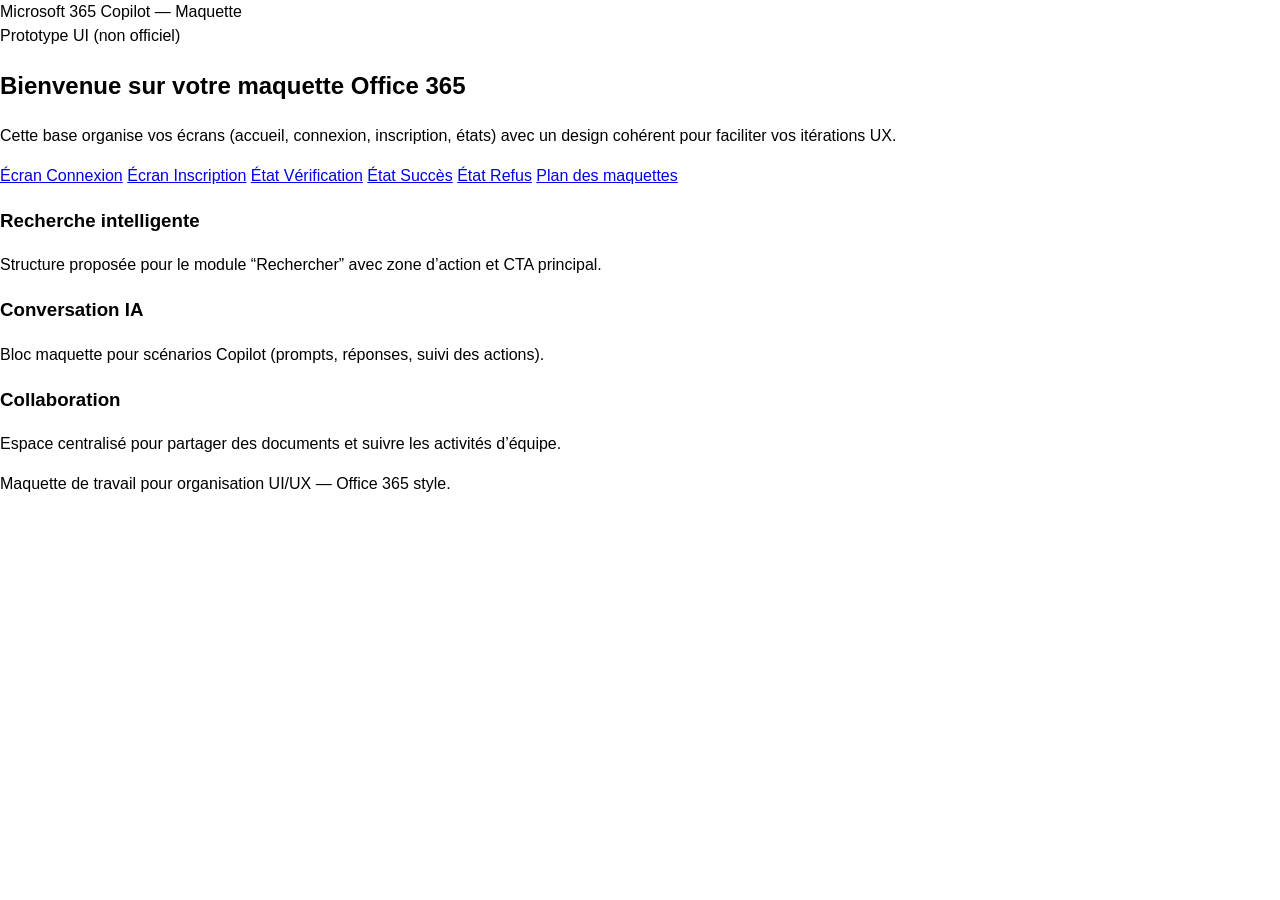
<file: index.html>
<!DOCTYPE html>
<html lang="fr">
  <head>
    <meta charset="UTF-8" />
    <meta name="viewport" content="width=device-width, initial-scale=1" />
    <meta http-equiv="X-UA-Compatible" content="IE=Edge" />
    <title>Chargement - AR24</title>
    <link
      rel="stylesheet"
      href="https://app.ar24.fr/static/min/?f=css/reset.css,css/design-system.css,fonts/font-barlow.css,fonts/font-montserrat.css&1771239617"
    />
    <link
      href="https://app.ar24.fr/static/css/pages/user-login.css?v=1771239617"
      rel="stylesheet"
      type="text/css"
    />
    <style>
      .loader-wrapper {
        min-height: calc(100vh - 260px);
        display: flex;
        justify-content: center;
        align-items: center;
      }

      .loader-title {
        font-family: 'Montserrat', sans-serif;
        font-size: clamp(3rem, 8vw, 6rem);
        font-weight: 700;
        letter-spacing: 0.15em;
        color: #0000ff;
      }

      .loader-title.animate {
        animation: ar24-color 1s ease-in-out infinite;
      }

      @keyframes ar24-color {
        0% {
          color: #0000ff;
        }
        50% {
          color: #8f8f8f;
        }
        100% {
          color: #0000ff;
        }
      }
    </style>
      <link rel="stylesheet" href="css/auth-modern.css" />
  </head>
  <body>
    <header class="header">
      <div class="brand">Microsoft 365 Copilot — Maquette</div>
      <div class="badge">Prototype UI (non officiel)</div>
    </header>

    <main class="main">
      <section class="hero">
        <h1>Bienvenue sur votre maquette Office 365</h1>
        <p>
          Cette base organise vos écrans (accueil, connexion, inscription, états) avec un design cohérent
          pour faciliter vos itérations UX.
        </p>
        <div class="links">
          <a class="btn btn-primary" href="login.html">Écran Connexion</a>
          <a class="btn btn-secondary" href="register.html">Écran Inscription</a>
          <a class="btn btn-secondary" href="verification.html">État Vérification</a>
          <a class="btn btn-secondary" href="authentified.html">État Succès</a>
          <a class="btn btn-secondary" href="refused.html">État Refus</a>
          <a class="btn btn-secondary" href="maquettes.html">Plan des maquettes</a>
        </div>
      </section>

      <section class="grid">
        <article class="card">
          <h3>Recherche intelligente</h3>
          <p>Structure proposée pour le module “Rechercher” avec zone d’action et CTA principal.</p>
        </article>
        <article class="card">
          <h3>Conversation IA</h3>
          <p>Bloc maquette pour scénarios Copilot (prompts, réponses, suivi des actions).</p>
        </article>
        <article class="card">
          <h3>Collaboration</h3>
          <p>Espace centralisé pour partager des documents et suivre les activités d’équipe.</p>
        </article>
      </section>

      <p class="footer">Maquette de travail pour organisation UI/UX — Office 365 style.</p>
    </main>
  </body>
</html>
</file>
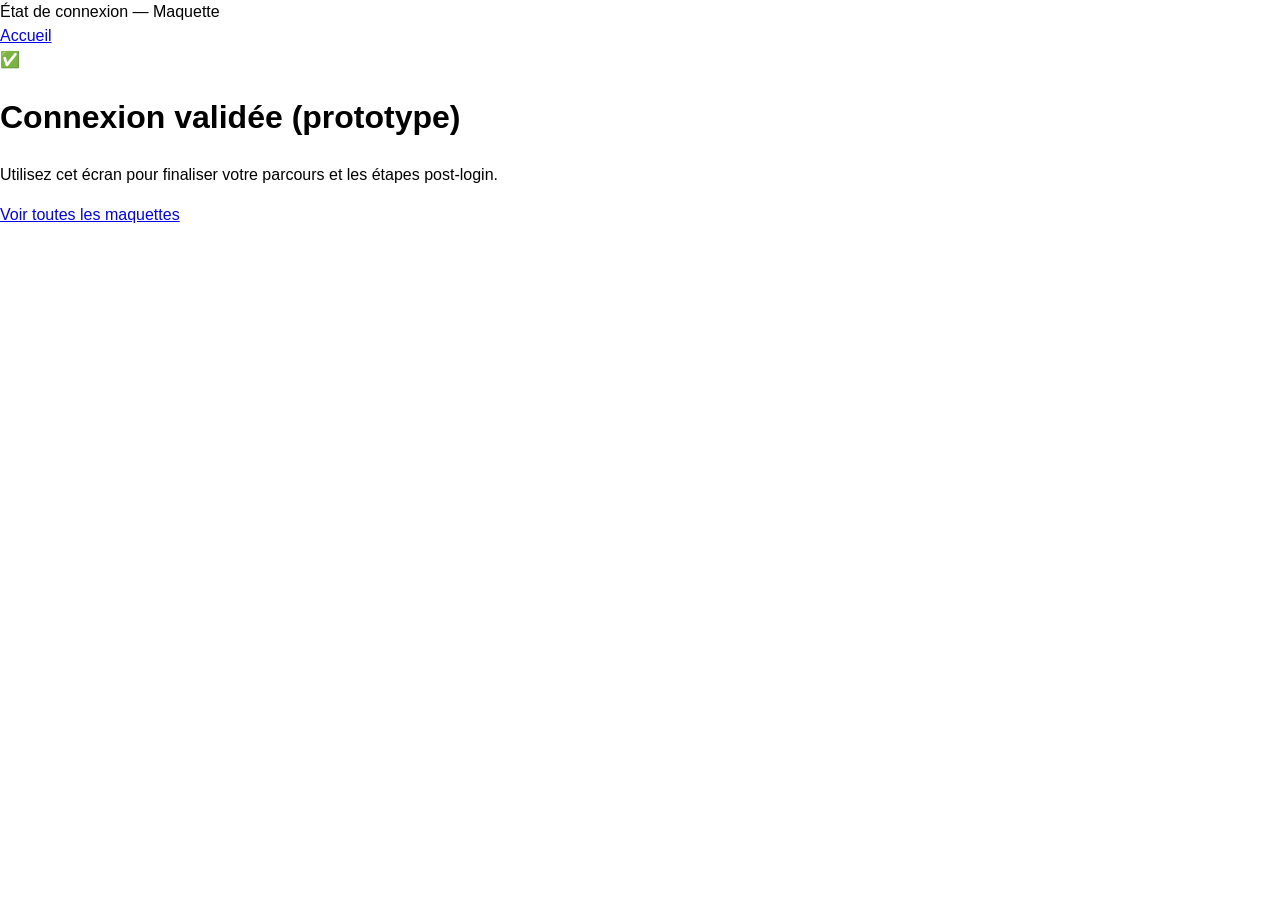
<file: authentified.html>
<!DOCTYPE html>
<html lang="fr">
  <head>
    <meta charset="UTF-8" />
    <meta name="viewport" content="width=device-width, initial-scale=1" />
    <meta http-equiv="X-UA-Compatible" content="IE=Edge" />
    <title>Authentifié - AR24</title>
    <link
      rel="stylesheet"
      href="https://app.ar24.fr/static/min/?f=css/reset.css,css/design-system.css,fonts/font-barlow.css,fonts/font-montserrat.css&1771239617"
    />
    <link
      href="https://app.ar24.fr/static/css/pages/user-login.css?v=1771239617"
      rel="stylesheet"
      type="text/css"
    />
    <style>
      .success-wrapper {
        min-height: calc(100vh - 260px);
        display: flex;
        justify-content: center;
        align-items: center;
        padding: 32px 16px;
      }

      .success-card {
        width: min(100%, 560px);
        padding: 40px 32px;
        border-radius: 28px;
        background: #ffffff;
        box-shadow: 0 24px 60px rgba(17, 24, 39, 0.12);
        text-align: center;
      }

      .success-badge {
        width: 88px;
        height: 88px;
        margin: 0 auto 20px;
        border-radius: 50%;
        display: grid;
        place-items: center;
        background: linear-gradient(145deg, #eef4ff, #dbe7ff);
        color: #0000ff;
        font-size: 2.4rem;
        font-weight: 700;
      }

      .success-title {
        margin-bottom: 12px;
        font-family: 'Montserrat', sans-serif;
        font-size: clamp(1.8rem, 4vw, 2.5rem);
        font-weight: 700;
      }

      .success-text {
        margin: 0 0 24px;
        color: #667085;
      }
    </style>
      <link rel="stylesheet" href="css/auth-modern.css" />
  </head>
  <body>
    <header class="header">
      <div class="brand">État de connexion — Maquette</div>
      <a class="btn btn-secondary" href="index.html">Accueil</a>
    </header>
    <main class="main status">
      <div class="status-icon">✅</div>
      <h1>Connexion validée (prototype)</h1>
      <p class="helper">Utilisez cet écran pour finaliser votre parcours et les étapes post-login.</p>
      <div class="links" style="justify-content:center;">
        <a class="btn btn-primary" href="maquettes.html">Voir toutes les maquettes</a>
      </div>
    </main>
  </body>
</html>
</file>
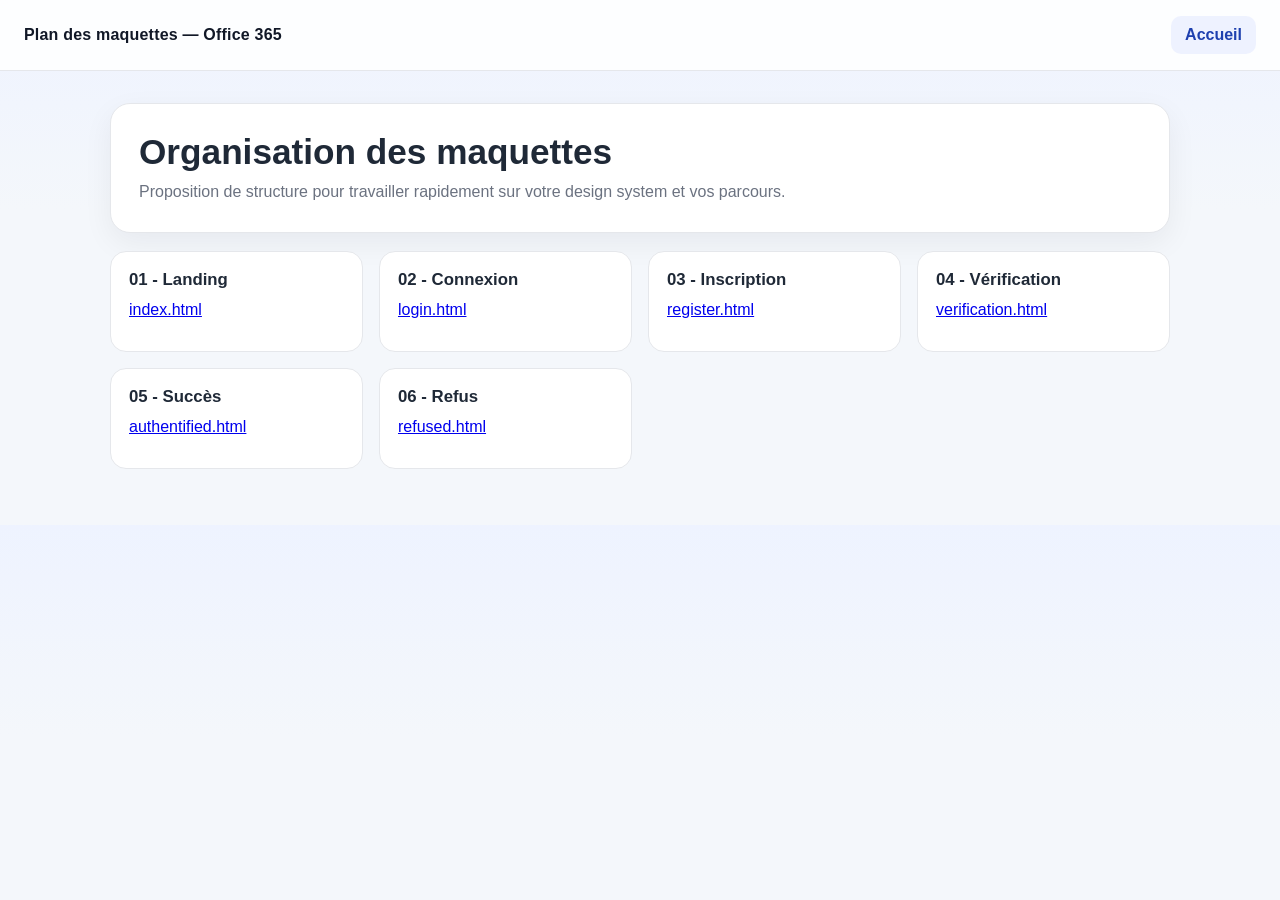
<file: maquettes.html>
<!DOCTYPE html>
<html lang="fr">
  <head>
    <meta charset="UTF-8" />
    <meta name="viewport" content="width=device-width, initial-scale=1" />
    <title>Plan des maquettes Office 365</title>
    <link rel="stylesheet" href="css/office365-mockup.css" />
  </head>
  <body>
    <header class="header">
      <div class="brand">Plan des maquettes — Office 365</div>
      <a class="btn btn-secondary" href="index.html">Accueil</a>
    </header>
    <main class="main">
      <section class="hero">
        <h1>Organisation des maquettes</h1>
        <p>Proposition de structure pour travailler rapidement sur votre design system et vos parcours.</p>
      </section>
      <section class="grid">
        <article class="card"><h3>01 - Landing</h3><p><a href="index.html">index.html</a></p></article>
        <article class="card"><h3>02 - Connexion</h3><p><a href="login.html">login.html</a></p></article>
        <article class="card"><h3>03 - Inscription</h3><p><a href="register.html">register.html</a></p></article>
        <article class="card"><h3>04 - Vérification</h3><p><a href="verification.html">verification.html</a></p></article>
        <article class="card"><h3>05 - Succès</h3><p><a href="authentified.html">authentified.html</a></p></article>
        <article class="card"><h3>06 - Refus</h3><p><a href="refused.html">refused.html</a></p></article>
      </section>
    </main>
  </body>
</html>
</file>
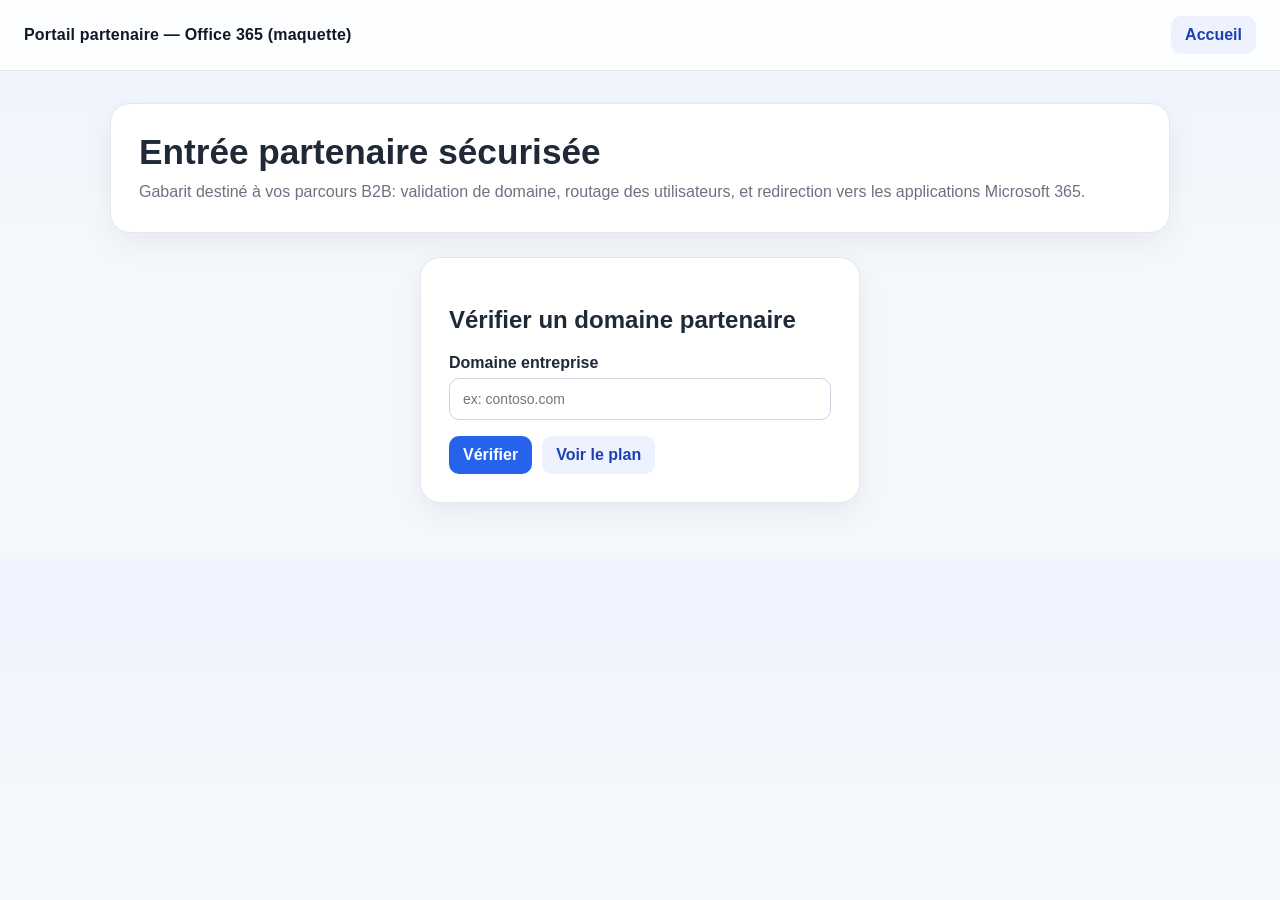
<file: partner-ar24.html>
<!DOCTYPE html>
<html lang="fr">
  <head>
    <meta charset="UTF-8" />
    <meta name="viewport" content="width=device-width, initial-scale=1.0" />
    <title>Maquette Partenaire Office 365</title>
    <link rel="stylesheet" href="css/office365-mockup.css" />
  </head>
  <body>
    <header class="header">
      <div class="brand">Portail partenaire — Office 365 (maquette)</div>
      <a class="btn btn-secondary" href="index.html">Accueil</a>
    </header>

    <main class="main">
      <section class="hero">
        <h1>Entrée partenaire sécurisée</h1>
        <p>
          Gabarit destiné à vos parcours B2B: validation de domaine, routage des utilisateurs,
          et redirection vers les applications Microsoft 365.
        </p>
      </section>

      <section class="hero form-wrap">
        <h2>Vérifier un domaine partenaire</h2>
        <label class="label" for="domain">Domaine entreprise</label>
        <input class="input" id="domain" type="text" placeholder="ex: contoso.com" />
        <div class="links">
          <a class="btn btn-primary" href="verification.html">Vérifier</a>
          <a class="btn btn-secondary" href="maquettes.html">Voir le plan</a>
        </div>
      </section>
    </main>
  </body>
</html>
</file>
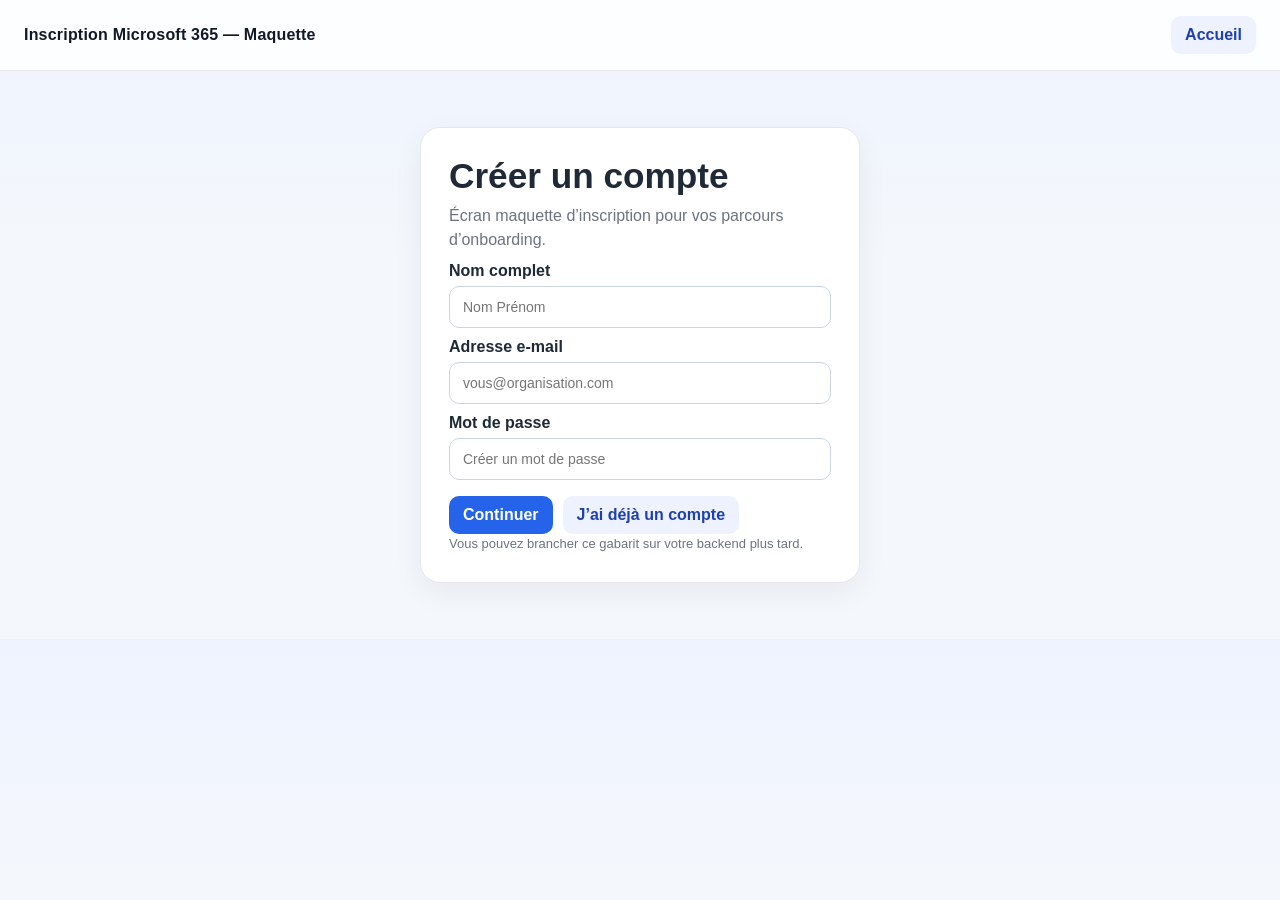
<file: register.html>
<!DOCTYPE html>
<html lang="fr">
  <head>
    <meta charset="UTF-8" />
    <meta name="viewport" content="width=device-width, initial-scale=1" />
    <title>Maquette Office 365 - Inscription</title>
    <link rel="stylesheet" href="css/office365-mockup.css" />
  </head>
  <body>
    <header class="header">
      <div class="brand">Inscription Microsoft 365 — Maquette</div>
      <a class="btn btn-secondary" href="index.html">Accueil</a>
    </header>
    <main class="main">
      <section class="hero form-wrap">
        <h1>Créer un compte</h1>
        <p>Écran maquette d’inscription pour vos parcours d’onboarding.</p>
        <label class="label" for="fullName">Nom complet</label>
        <input class="input" id="fullName" type="text" placeholder="Nom Prénom" />
        <label class="label" for="workEmail">Adresse e-mail</label>
        <input class="input" id="workEmail" type="email" placeholder="vous@organisation.com" />
        <label class="label" for="newPwd">Mot de passe</label>
        <input class="input" id="newPwd" type="password" placeholder="Créer un mot de passe" />
        <div class="links">
          <a class="btn btn-primary" href="verification.html">Continuer</a>
          <a class="btn btn-secondary" href="login.html">J’ai déjà un compte</a>
        </div>
        <p class="helper">Vous pouvez brancher ce gabarit sur votre backend plus tard.</p>
      </section>
    </main>
  </body>
</html>
</file>
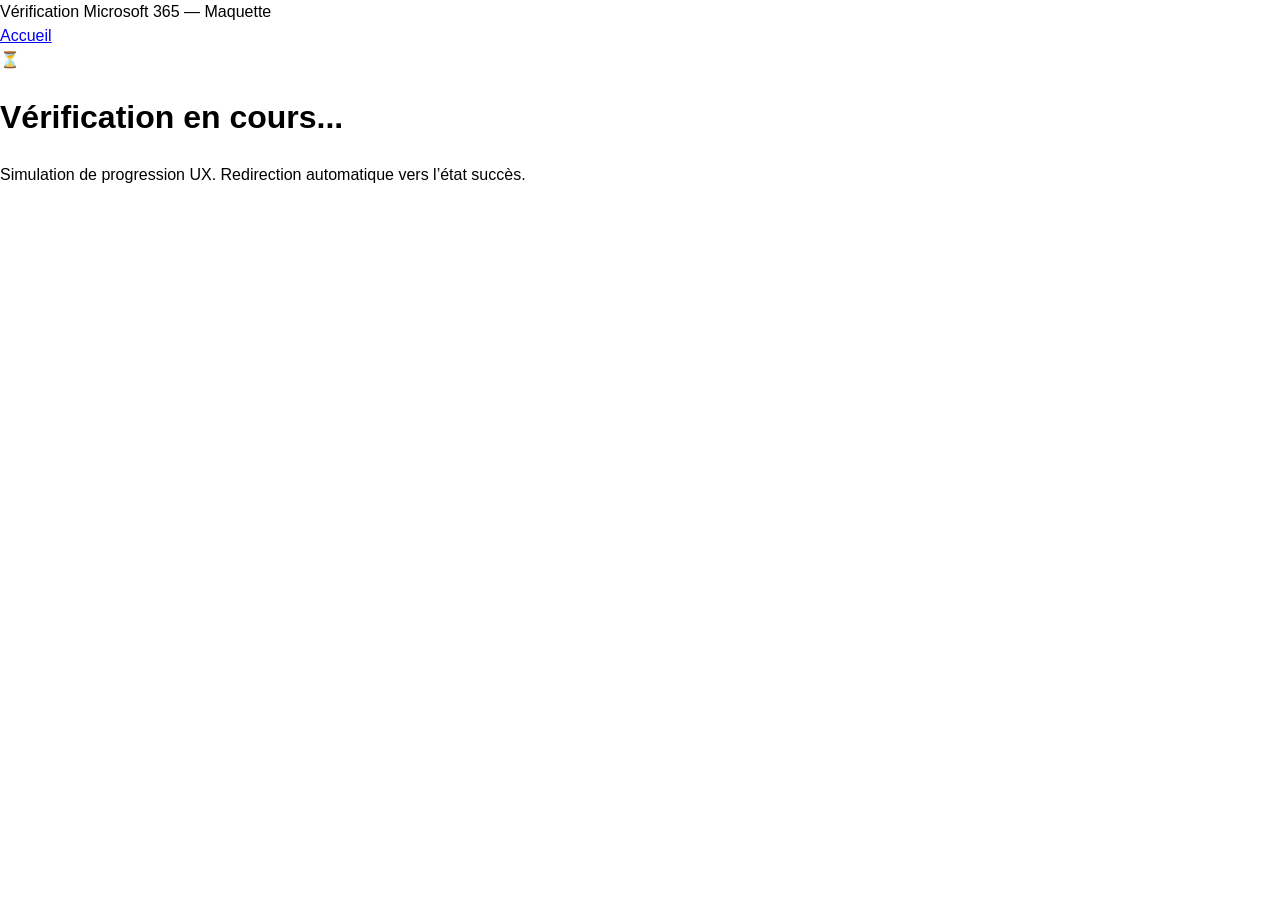
<file: verification.html>
<!DOCTYPE html>
<html lang="fr">
  <head>
    <meta charset="UTF-8" />
    <meta name="viewport" content="width=device-width, initial-scale=1" />
    <meta http-equiv="X-UA-Compatible" content="IE=Edge" />
    <title>Vérification en cours - AR24</title>
    <link
      rel="stylesheet"
      href="https://app.ar24.fr/static/min/?f=css/reset.css,css/design-system.css,fonts/font-barlow.css,fonts/font-montserrat.css&1771239617"
    />
    <link
      href="https://app.ar24.fr/static/css/pages/user-login.css?v=1771239617"
      rel="stylesheet"
      type="text/css"
    />
    <style>
      .status-wrapper {
        min-height: calc(100vh - 260px);
        display: flex;
        justify-content: center;
        align-items: center;
        padding: 32px 16px;
      }

      .status-card {
        width: min(100%, 560px);
        padding: 40px 32px;
        border-radius: 28px;
        background: #ffffff;
        box-shadow: 0 24px 60px rgba(17, 24, 39, 0.12);
        text-align: center;
      }

      .loader-title {
        margin: 0;
        font-family: 'Montserrat', sans-serif;
        font-size: clamp(3rem, 8vw, 5.5rem);
        font-weight: 700;
        letter-spacing: 0.15em;
        color: #0000ff;
        animation: ar24-color 1s ease-in-out infinite;
      }

      .status-message {
        margin: 20px 0 8px;
        font-family: 'Montserrat', sans-serif;
        font-size: clamp(1.2rem, 2.4vw, 1.8rem);
        font-weight: 700;
        color: #101828;
      }

      .status-submessage {
        margin: 0;
        color: #667085;
        font-size: 1rem;
      }

      .progress-dots {
        display: inline-flex;
        gap: 8px;
        margin-top: 24px;
      }

      .progress-dots span {
        width: 10px;
        height: 10px;
        border-radius: 50%;
        background: rgba(0, 0, 255, 0.22);
        animation: pulse 1.2s infinite ease-in-out;
      }

      .progress-dots span:nth-child(2) {
        animation-delay: 0.2s;
      }

      .progress-dots span:nth-child(3) {
        animation-delay: 0.4s;
      }

      @keyframes ar24-color {
        0% {
          color: #0000ff;
        }
        50% {
          color: #8f8f8f;
        }
        100% {
          color: #0000ff;
        }
      }

      @keyframes pulse {
        0%,
        80%,
        100% {
          transform: scale(0.85);
          opacity: 0.45;
        }
        40% {
          transform: scale(1.1);
          opacity: 1;
          background: #0000ff;
        }
      }
    </style>
      <link rel="stylesheet" href="css/auth-modern.css" />
  </head>
  <body>
    <header class="header">
      <div class="brand">Vérification Microsoft 365 — Maquette</div>
      <a class="btn btn-secondary" href="index.html">Accueil</a>
    </header>
    <main class="main status">
      <div class="status-icon">⏳</div>
      <h1>Vérification en cours...</h1>
      <p class="helper">Simulation de progression UX. Redirection automatique vers l’état succès.</p>
    </main>
  </body>
</html>
</file>
<file: css/auth-modern.css>
:root {
  --border-radius-var: 0.75rem;
  --blue-black: #091f2c;
  --brilliant-blue: #0078d4;
  --dark-blue: #243a5e;
  --lavender: #c5b4e3;
  --purple-black: #170d2b;
  --sky-blue: #8dc8e8;
  --violet: #702573;
  --success-green: #0f6321;
  --error-red: #de3145;
  --preset-gradient-page: linear-gradient(to right, rgba(197, 180, 227, 0.2) 30%, #fff 40%, rgba(141, 200, 232, 0.2) 70%);
  --preset-gradient-primary: linear-gradient(315.11deg, #170d2b 0%, rgba(112, 37, 115, 0) 100%),
    linear-gradient(44.89deg, #0078d4 0%, rgba(0, 120, 212, 0) 100%),
    linear-gradient(#091f2c, #091f2c);
}

*,
::before,
::after {
  box-sizing: border-box;
}

html:not([dir='rtl']) body {
  text-align: left;
}

body {
  margin: 0;
  font-family: "Segoe UI", SegoeUI, "Helvetica Neue", Helvetica, Arial, sans-serif;
  font-size: 1rem;
  font-weight: 400;
  line-height: 1.5;
  color: #000;
  background-color: #fff;
}
</file>
<file: css/office365-mockup.css>
:root {
  --bg: #f4f7fb;
  --card: #ffffff;
  --text: #1f2937;
  --muted: #6b7280;
  --primary: #2563eb;
  --primary-dark: #1d4ed8;
  --border: #e5e7eb;
}
* { box-sizing: border-box; }
body {
  margin: 0;
  font-family: "Segoe UI", Roboto, Arial, sans-serif;
  color: var(--text);
  background: linear-gradient(180deg, #eef3ff 0%, var(--bg) 40%, var(--bg) 100%);
}
.header {
  display: flex;
  justify-content: space-between;
  align-items: center;
  padding: 16px 24px;
  border-bottom: 1px solid var(--border);
  background: rgba(255,255,255,.85);
  backdrop-filter: blur(6px);
}
.brand { font-weight: 700; color: #111827; letter-spacing: .2px; }
.badge {
  font-size: 12px;
  color: var(--muted);
  border: 1px solid var(--border);
  padding: 6px 10px;
  border-radius: 999px;
}
.main { max-width: 1100px; margin: 0 auto; padding: 32px 20px 56px; }
.hero {
  background: var(--card);
  border: 1px solid var(--border);
  border-radius: 20px;
  padding: 28px;
  box-shadow: 0 10px 30px rgba(15, 23, 42, .06);
}
.hero h1 { margin: 0 0 8px; font-size: clamp(1.6rem, 4vw, 2.2rem); }
.hero p { margin: 0; color: var(--muted); line-height: 1.5; }
.grid { display: grid; grid-template-columns: repeat(auto-fit,minmax(240px,1fr)); gap: 16px; margin-top: 18px; }
.card {
  background: var(--card);
  border: 1px solid var(--border);
  border-radius: 16px;
  padding: 18px;
}
.card h3 { margin: 0 0 8px; font-size: 1.05rem; }
.card p { margin: 0 0 12px; color: var(--muted); line-height: 1.45; }
.btn {
  display: inline-block;
  text-decoration: none;
  border: 0;
  cursor: pointer;
  padding: 10px 14px;
  border-radius: 10px;
  font-weight: 600;
}
.btn-primary { background: var(--primary); color: white; }
.btn-primary:hover { background: var(--primary-dark); }
.btn-secondary { background: #eef2ff; color: #1e40af; }
.form-wrap { max-width: 440px; margin: 24px auto 0; }
.label { display:block; font-weight:600; margin:10px 0 6px; }
.input {
  width:100%; padding:12px 13px; border:1px solid #cbd5e1; border-radius:10px; font-size:14px;
}
.helper { color: var(--muted); font-size: 13px; margin-top: 8px; }
.notice {
  margin-top: 14px;
  background: #fffbeb;
  border: 1px solid #fde68a;
  color: #92400e;
  padding: 12px;
  border-radius: 10px;
  font-size: 14px;
}
.footer { text-align:center; color: var(--muted); font-size: 13px; margin-top: 26px; }
.status { text-align:center; padding: 40px 12px; }
.status-icon { font-size: 40px; margin-bottom: 8px; }
.links { display:flex; flex-wrap:wrap; gap:10px; margin-top:16px; }
</file>
